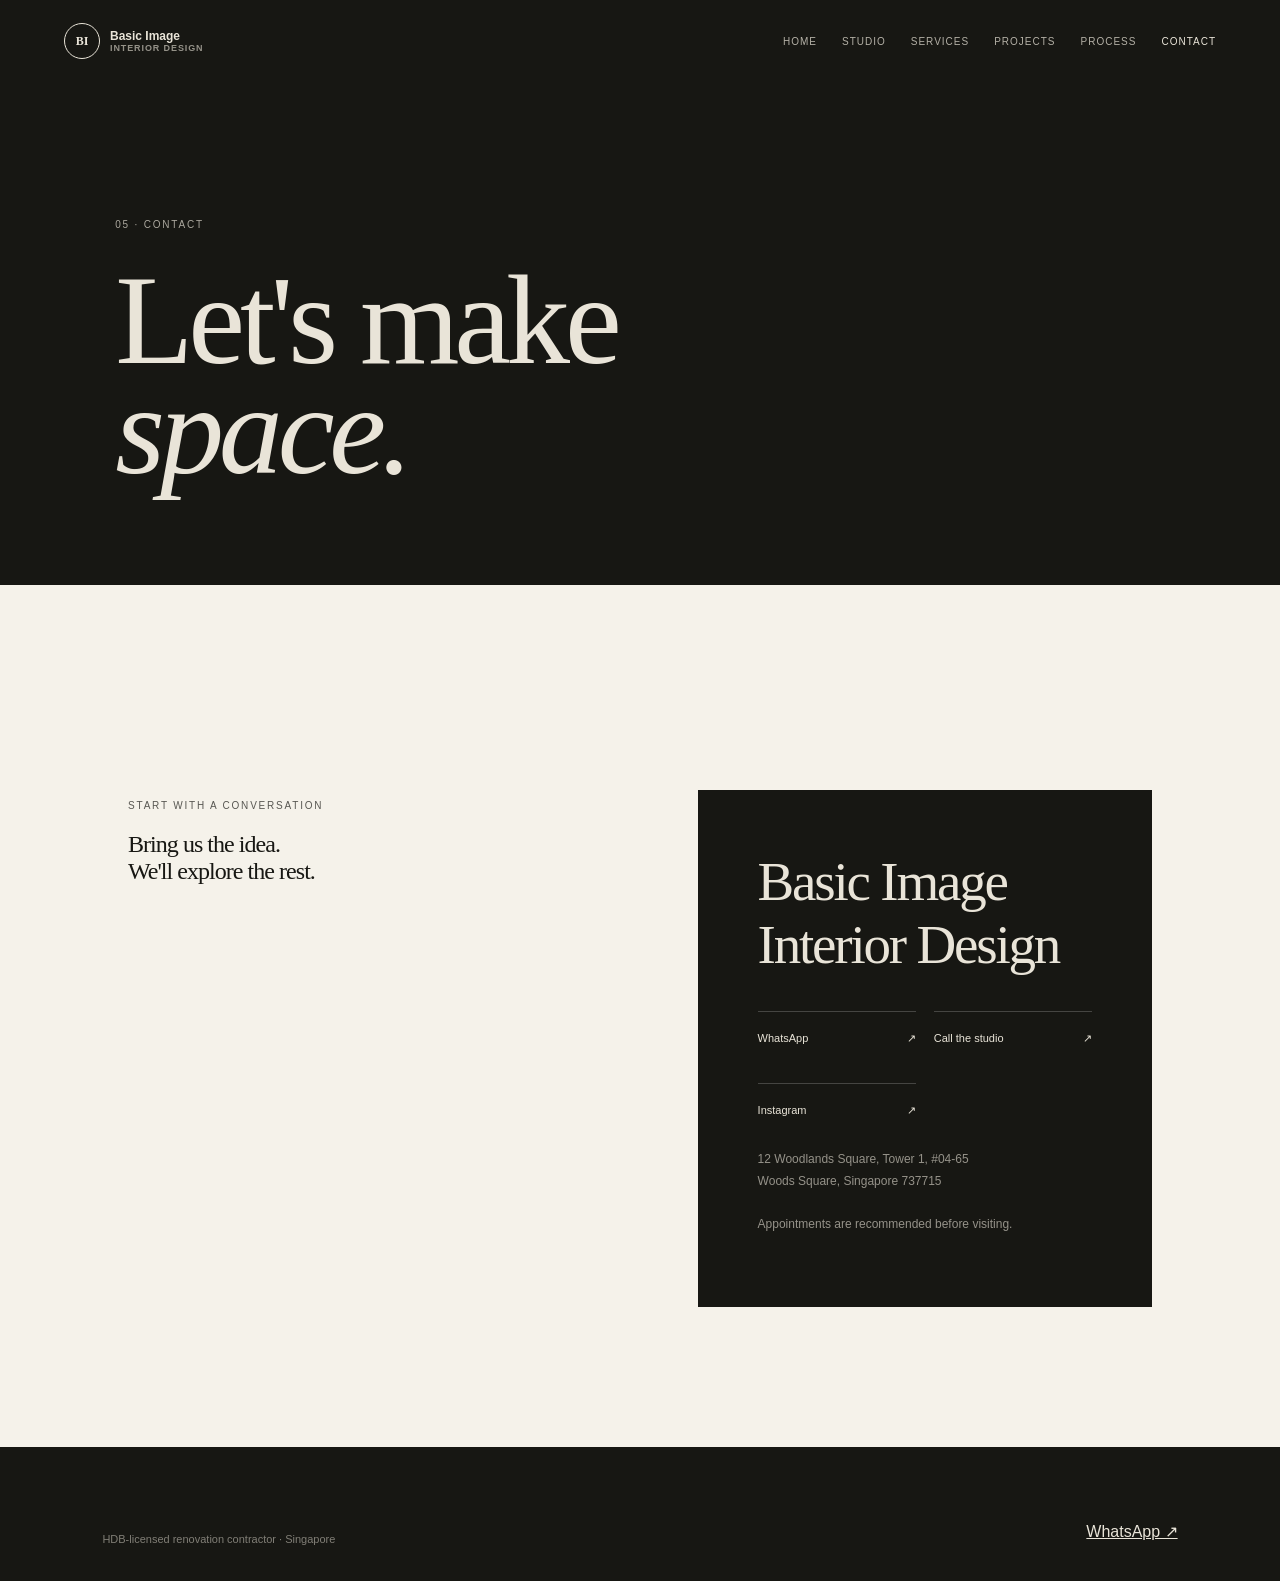
<file: contact.html>
<!doctype html><html lang="en"><head><meta charset="utf-8"><meta name="viewport" content="width=device-width,initial-scale=1"><title>Contact | Basic Image Interior Design</title><link rel="stylesheet" href="styles.css"></head><body><header class="site-header"><a class="brand" href="index.html"><span class="brand-mark">BI</span><span>Basic Image<br><small>Interior Design</small></span></a><nav class="nav"><a href="index.html">Home</a><a href="about.html">Studio</a><a href="services.html">Services</a><a href="projects.html">Projects</a><a href="process.html">Process</a><a class="active" href="contact.html">Contact</a></nav></header><main><section class="page-hero section-dark"><p class="eyebrow">05 · Contact</p><h1>Let's make<br><em>space.</em></h1></section><section class="page-body section-light"><div class="split"><div><p class="eyebrow dark">Start with a conversation</p><h2>Bring us the idea.<br>We'll explore the rest.</h2></div><div class="contact-card"><h2>Basic Image<br>Interior Design</h2><div class="contact-grid"><a class="contact-link" href="https://wa.me/6592389340"><span>WhatsApp</span><span>↗</span></a><a class="contact-link" href="tel:+6592389340"><span>Call the studio</span><span>↗</span></a><a class="contact-link" href="https://www.instagram.com/basicimageinteriordesign"><span>Instagram</span><span>↗</span></a></div><p class="map-note">12 Woodlands Square, Tower 1, #04-65<br>Woods Square, Singapore 737715<br><br>Appointments are recommended before visiting.</p></div></div></section></main><footer class="footer"><p>HDB-licensed renovation contractor · Singapore</p><a href="https://wa.me/6592389340">WhatsApp ↗</a></footer><script src="script.js"></script></body></html>
</file>
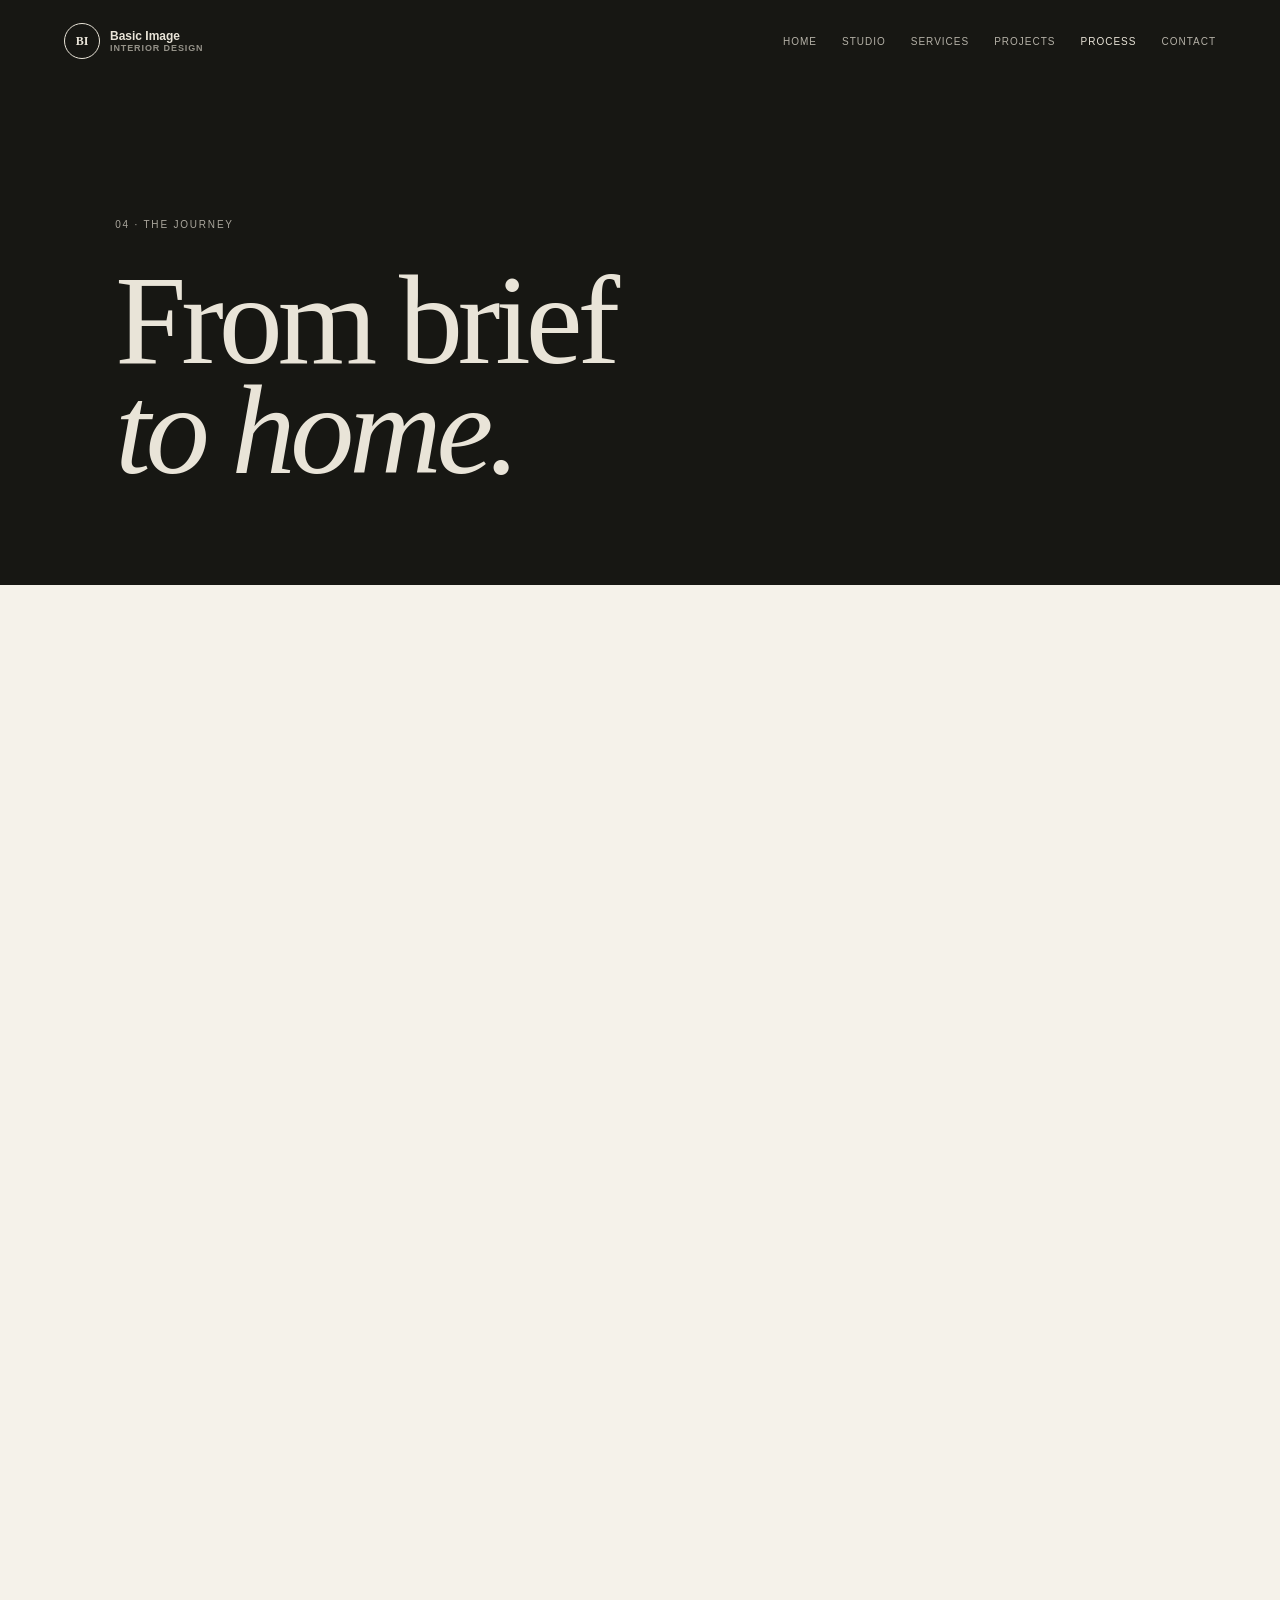
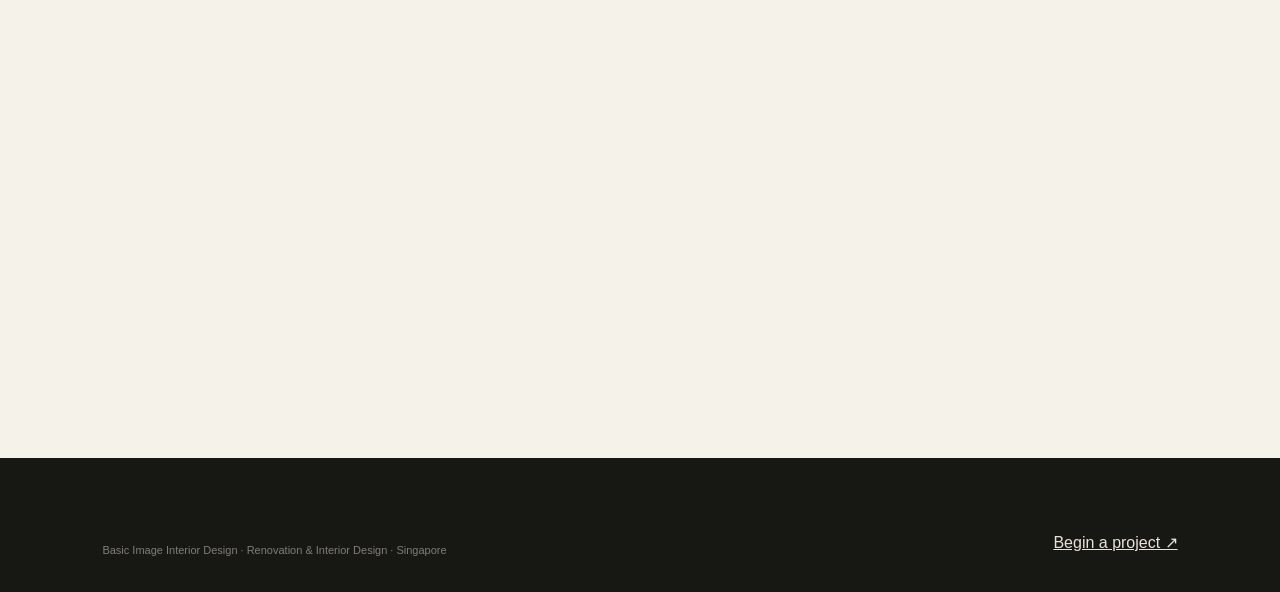
<file: process.html>
<!doctype html><html lang="en"><head><meta charset="utf-8"><meta name="viewport" content="width=device-width,initial-scale=1"><title>Process | Basic Image Interior Design</title><link rel="stylesheet" href="styles.css"></head><body><header class="site-header"><a class="brand" href="index.html"><span class="brand-mark">BI</span><span>Basic Image<br><small>Interior Design</small></span></a><nav class="nav"><a href="index.html">Home</a><a href="about.html">Studio</a><a href="services.html">Services</a><a href="projects.html">Projects</a><a class="active" href="process.html">Process</a><a href="contact.html">Contact</a></nav></header><main><section class="page-hero section-dark"><p class="eyebrow">04 · The journey</p><h1>From brief<br><em>to home.</em></h1></section><section class="page-body"><div class="process-row reveal"><div class="num">01</div><div><h2>Listen</h2><p>We begin with the people, the property and the way you want to live. Your priorities become the brief.</p></div></div><div class="process-row reveal"><div class="num">02</div><div><h2>Shape</h2><p>Ideas become spatial direction, layouts and a visual language. The goal is clarity before construction begins.</p></div></div><div class="process-row reveal"><div class="num">03</div><div><h2>Detail</h2><p>Materials, finishes, storage, lighting and practical details are resolved so the design feels cohesive rather than assembled.</p></div></div><div class="process-row reveal"><div class="num">04</div><div><h2>Build</h2><p>Renovation is coordinated toward the agreed design, with decisions made around real-world construction and the home itself.</p></div></div><div class="process-row reveal"><div class="num">05</div><div><h2>Live</h2><p>The final measure of a renovation is not the photograph. It is how naturally the space supports your everyday life.</p></div></div></section></main><footer class="footer"><p>Basic Image Interior Design · Renovation & Interior Design · Singapore</p><a href="contact.html">Begin a project ↗</a></footer><script src="script.js"></script></body></html>
</file>
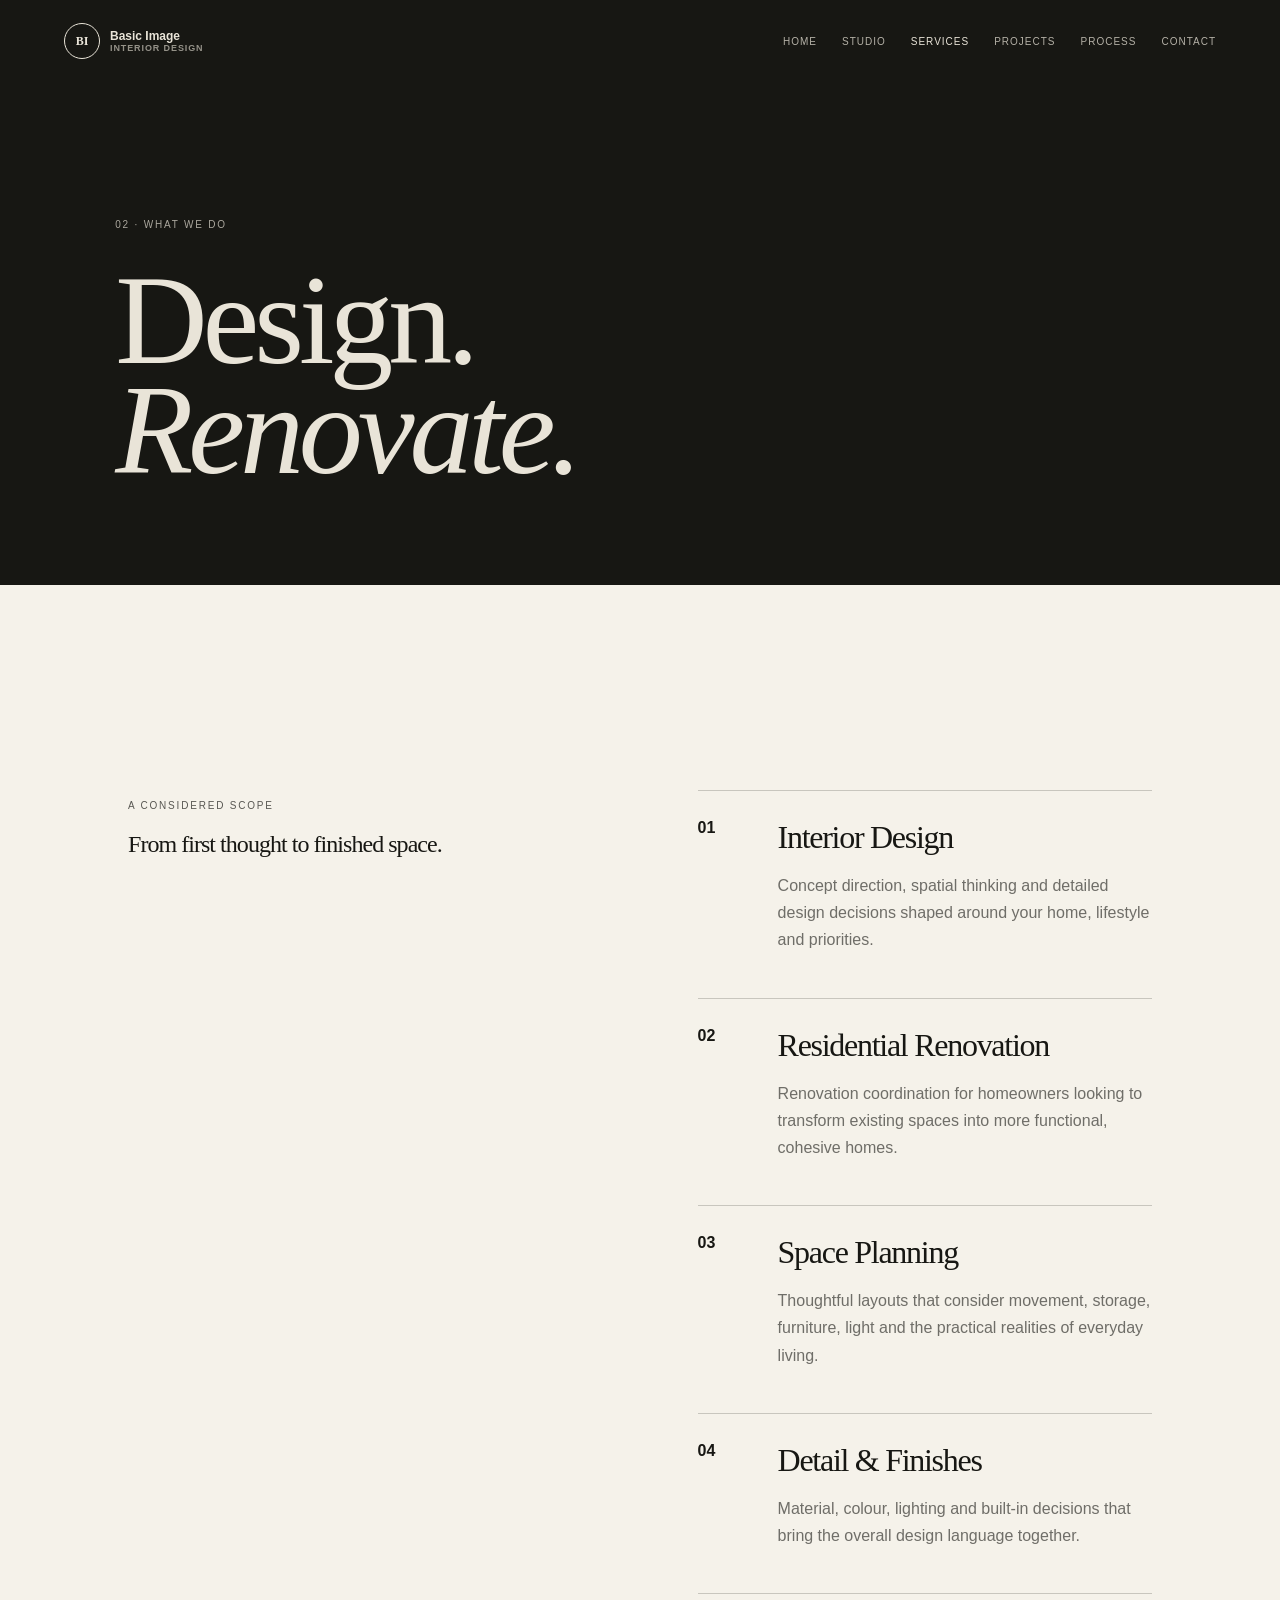
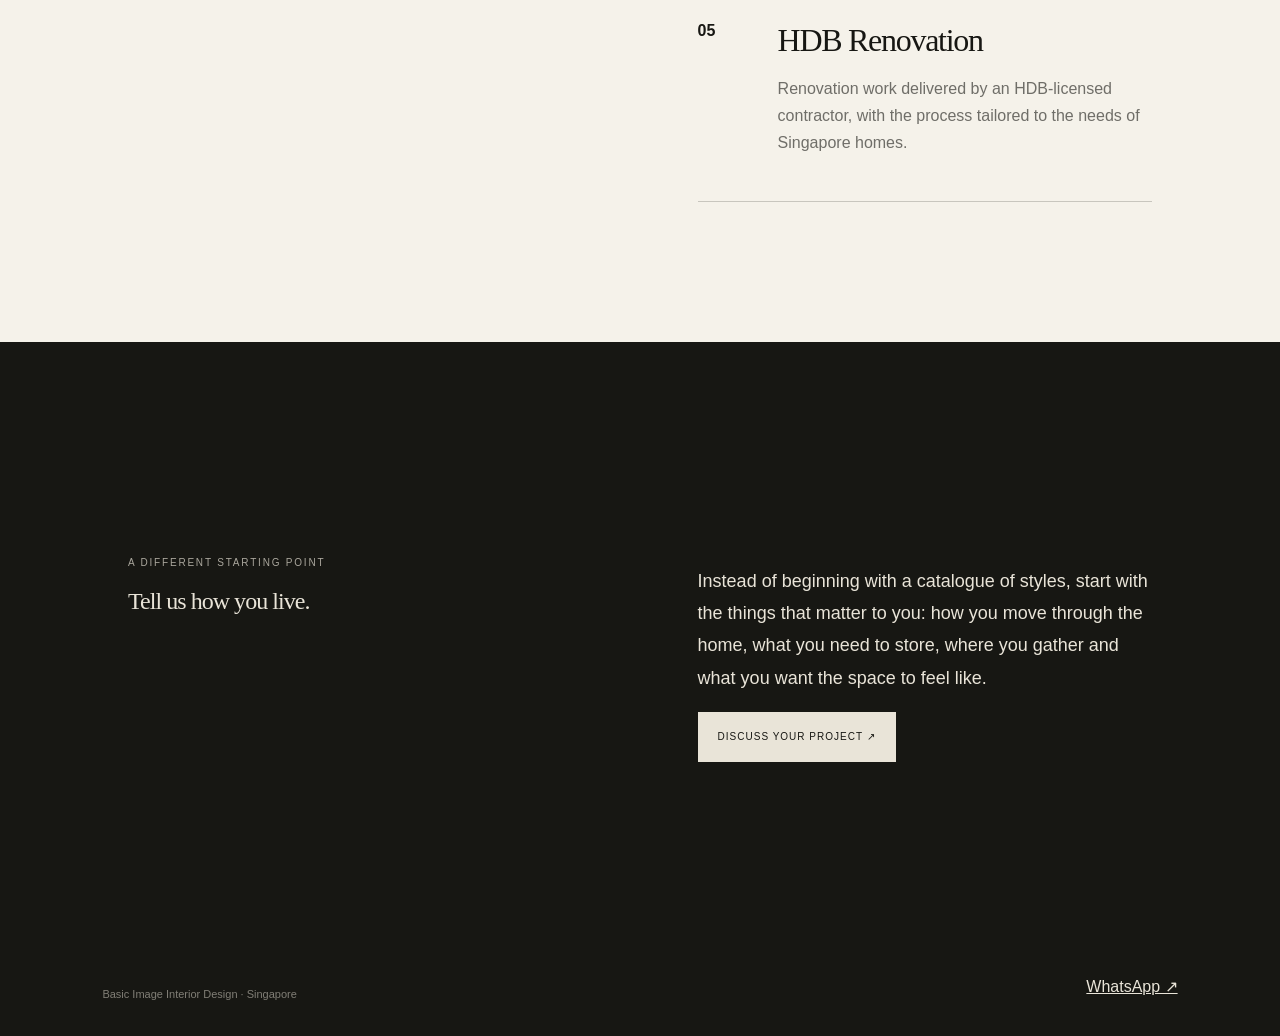
<file: services.html>
<!doctype html><html lang="en"><head><meta charset="utf-8"><meta name="viewport" content="width=device-width,initial-scale=1"><title>Services | Basic Image Interior Design</title><link rel="stylesheet" href="styles.css"></head><body><header class="site-header"><a class="brand" href="index.html"><span class="brand-mark">BI</span><span>Basic Image<br><small>Interior Design</small></span></a><nav class="nav"><a href="index.html">Home</a><a href="about.html">Studio</a><a class="active" href="services.html">Services</a><a href="projects.html">Projects</a><a href="process.html">Process</a><a href="contact.html">Contact</a></nav></header><main><section class="page-hero section-dark"><p class="eyebrow">02 · What we do</p><h1>Design.<br><em>Renovate.</em></h1></section><section class="page-body"><div class="split"><div><p class="eyebrow dark">A considered scope</p><h2>From first thought to finished space.</h2></div><div class="service-list"><article class="service"><b>01</b><div><h3>Interior Design</h3><p>Concept direction, spatial thinking and detailed design decisions shaped around your home, lifestyle and priorities.</p></div></article><article class="service"><b>02</b><div><h3>Residential Renovation</h3><p>Renovation coordination for homeowners looking to transform existing spaces into more functional, cohesive homes.</p></div></article><article class="service"><b>03</b><div><h3>Space Planning</h3><p>Thoughtful layouts that consider movement, storage, furniture, light and the practical realities of everyday living.</p></div></article><article class="service"><b>04</b><div><h3>Detail & Finishes</h3><p>Material, colour, lighting and built-in decisions that bring the overall design language together.</p></div></article><article class="service"><b>05</b><div><h3>HDB Renovation</h3><p>Renovation work delivered by an HDB-licensed contractor, with the process tailored to the needs of Singapore homes.</p></div></article></div></div></section><section class="section-dark page-body"><div class="split"><div><p class="eyebrow">A different starting point</p><h2>Tell us how you live.</h2></div><div class="copy"><p>Instead of beginning with a catalogue of styles, start with the things that matter to you: how you move through the home, what you need to store, where you gather and what you want the space to feel like.</p><a class="btn btn-light" href="contact.html">Discuss your project ↗</a></div></div></section></main><footer class="footer"><p>Basic Image Interior Design · Singapore</p><a href="https://wa.me/6592389340">WhatsApp ↗</a></footer><script src="script.js"></script></body></html>
</file>
<file: styles.css>
*{box-sizing:border-box}html{scroll-behavior:smooth}body{margin:0;background:#f5f2ea;color:#171713;font-family:Arial,sans-serif;overflow-x:hidden}h1,h2,h3{font-family:Georgia,serif;font-weight:400;letter-spacing:-.04em}.section-dark{background:#171713;color:#e9e4d8}.section-light{background:#f5f2ea}.section-cream{background:#e9e4d8}.site-header{position:fixed;z-index:20;top:0;left:0;right:0;height:82px;padding:0 5vw;display:flex;align-items:center;justify-content:space-between;color:#e9e4d8;background:transparent}.site-header.scrolled{background:#171713ee;backdrop-filter:blur(12px)}.brand{display:flex;gap:10px;align-items:center;color:inherit;text-decoration:none;font-size:12px;font-weight:bold}.brand small{display:block;font-size:9px;opacity:.6;text-transform:uppercase;letter-spacing:.1em}.brand-mark{width:36px;height:36px;border:1px solid;border-radius:50%;display:grid;place-items:center;font-family:Georgia}.nav{display:flex;gap:25px}.nav a,.nav-cta,.text-link{color:inherit;text-decoration:none;font-size:10px;text-transform:uppercase;letter-spacing:.1em;opacity:.75}.nav a.active,.nav a:hover{opacity:1}.nav-cta{border:1px solid;padding:12px 15px;opacity:1}.menu-toggle{display:none}.hero{min-height:100vh;padding:140px 8vw 80px;display:grid;grid-template-columns:1fr 1fr;align-items:center;gap:6vw;position:relative}.eyebrow{font-size:10px;letter-spacing:.18em;text-transform:uppercase;opacity:.7}.hero h1{font-size:clamp(60px,8vw,120px);line-height:.88;margin:28px 0}.hero h1 em,h1 em,h2 em{font-weight:400}.hero-lead{max-width:500px;line-height:1.75;opacity:.65}.hero-actions{display:flex;gap:25px;align-items:center;margin-top:35px}.btn{display:inline-block;text-decoration:none;padding:16px 20px;font-size:10px;text-transform:uppercase;letter-spacing:.1em}.btn-light{background:#e9e4d8;color:#171713}.image-frame{height:68vh;overflow:hidden;transform:rotate(1deg)}.image-frame img,.feature-image img,.project-card img,.gallery-item img{width:100%;height:100%;object-fit:cover;transition:transform 1s}.hero-image:hover img,.project-card:hover img{transform:scale(1.05)}.hero-stamp{position:absolute;bottom:-20px;left:-20px;background:#e9e4d8;color:#171713;padding:20px;font-family:Georgia}.hero-scroll{position:absolute;bottom:30px;left:8vw;font-size:9px;letter-spacing:.2em}.intro,.manifesto,.page-body{padding:140px 10vw}.intro-grid,.split{display:grid;grid-template-columns:1fr 1fr;gap:9vw;margin-top:65px}.intro h2,.feature h2,.section-head h2,.cta-panel h2{font-size:clamp(45px,5vw,78px);line-height:.98;margin:0}.large-copy,.copy{font-size:18px;line-height:1.8;max-width:600px}.arrow-link{color:inherit;text-decoration:none;display:inline-block;margin-top:30px;border-bottom:1px solid #17171333;padding-bottom:10px;text-transform:uppercase;font-size:10px;letter-spacing:.12em}.feature{display:grid;grid-template-columns:1.1fr .9fr;min-height:80vh}.feature-image{min-height:650px;overflow:hidden}.feature-copy{padding:10vw;display:flex;flex-direction:column;justify-content:center}.principles{margin-top:35px;border-top:1px solid #17171333}.principles div{display:flex;justify-content:space-between;padding:16px 0;border-bottom:1px solid #17171333;font-size:12px}.projects-preview{padding:140px 8vw}.section-head{display:flex;justify-content:space-between;align-items:end;margin-bottom:55px}.project-grid{display:grid;grid-template-columns:1.35fr 1fr 1fr;gap:18px}.project-card{height:390px;position:relative;overflow:hidden;color:white;text-decoration:none}.project-card.tall{height:570px}.project-card:after{content:'';position:absolute;inset:45% 0 0;background:linear-gradient(transparent,#000c)}.project-card div{position:absolute;z-index:2;bottom:20px;left:22px}.project-card h3{margin:6px 0;font-size:28px}.manifesto-inner{max-width:900px;margin:70px auto}.manifesto-text{font:500 clamp(48px,7vw,105px)/.92 Georgia;letter-spacing:-.05em}.manifesto-note{max-width:390px;margin-left:auto;line-height:1.8;opacity:.6}.cta-section{padding:8vw}.cta-panel{min-height:420px;border:1px solid #17171333;padding:8vw;display:flex;align-items:center;justify-content:space-between}.round-arrow{width:125px;height:125px;border:1px solid;border-radius:50%;display:grid;place-items:center;text-align:center;color:inherit;text-decoration:none;font-family:Georgia;transition:.4s}.round-arrow:hover{background:#171713;color:#e9e4d8}.footer{background:#171713;color:#e9e4d8;padding:75px 8vw 25px;display:flex;justify-content:space-between;gap:50px}.footer a{color:inherit}.footer p{opacity:.5;font-size:11px}.footer-links{display:flex;gap:70px}.footer-bottom{border-top:1px solid #fff2;padding-top:20px;margin-top:40px;font-size:9px;opacity:.45}.floating-wa{position:fixed;z-index:25;right:22px;bottom:22px;width:52px;height:52px;border-radius:50%;display:grid;place-items:center;background:#f4f1e8;color:#171713;text-decoration:none;font-size:10px;font-weight:bold}.reveal{opacity:0;transform:translateY(40px);transition:.9s}.reveal.visible{opacity:1;transform:none}.page-hero{min-height:65vh;padding:180px 9vw 100px;display:flex;flex-direction:column;justify-content:flex-end}.page-hero h1{font-size:clamp(65px,10vw,145px);line-height:.86;margin:25px 0 0}.service-list{border-top:1px solid #17171333}.service{display:grid;grid-template-columns:60px 1fr;gap:20px;padding:28px 0;border-bottom:1px solid #17171333}.service h3{font-size:32px;margin:0 0 8px}.service p{line-height:1.7;opacity:.6}.gallery{display:grid;grid-template-columns:1fr 1fr;gap:18px}.gallery-item{height:500px;overflow:hidden;position:relative}.gallery-item:nth-child(2n){margin-top:110px}.gallery-label{position:absolute;left:20px;bottom:18px;color:#fff;font-size:10px;letter-spacing:.14em;text-transform:uppercase}.process-row{display:grid;grid-template-columns:90px 1fr;gap:40px;padding:50px 0;border-bottom:1px solid #17171333}.process-row .num{font:32px Georgia;opacity:.35}.process-row h2{font-size:42px;margin:0 0 12px}.process-row p{max-width:600px;line-height:1.8;opacity:.65}.contact-card{padding:60px;background:#171713;color:#e9e4d8}.contact-card h2{font-size:55px;margin:0 0 35px}.contact-grid{display:grid;grid-template-columns:1fr 1fr;gap:18px}.contact-link{color:inherit;text-decoration:none;border-top:1px solid #fff3;padding:20px 0;display:flex;justify-content:space-between;font-size:11px}.map-note{line-height:1.8;opacity:.6;font-size:12px}@media(max-width:800px){.nav,.nav-cta{display:none}.menu-toggle{display:block;background:none;border:0;color:inherit}.hero{grid-template-columns:1fr;padding:120px 7vw 80px}.hero h1{font-size:18vw}.image-frame{height:58vh}.intro,.manifesto,.page-body,.projects-preview{padding:90px 7vw}.intro-grid,.split,.feature{grid-template-columns:1fr;gap:40px}.feature-image{min-height:55vh}.feature-copy{padding:80px 7vw}.project-grid,.gallery{grid-template-columns:1fr}.project-card,.project-card.tall,.gallery-item{height:480px}.gallery-item:nth-child(2n){margin-top:0}.section-head{display:block}.cta-panel{padding:55px 7vw;align-items:flex-start;flex-direction:column;gap:60px}.footer{display:block;padding:60px 7vw 25px}.footer-links{margin-top:35px}.process-row{grid-template-columns:50px 1fr;gap:15px}.contact-grid{grid-template-columns:1fr}.contact-card{padding:40px 25px}.contact-card h2{font-size:44px}}
</file>
